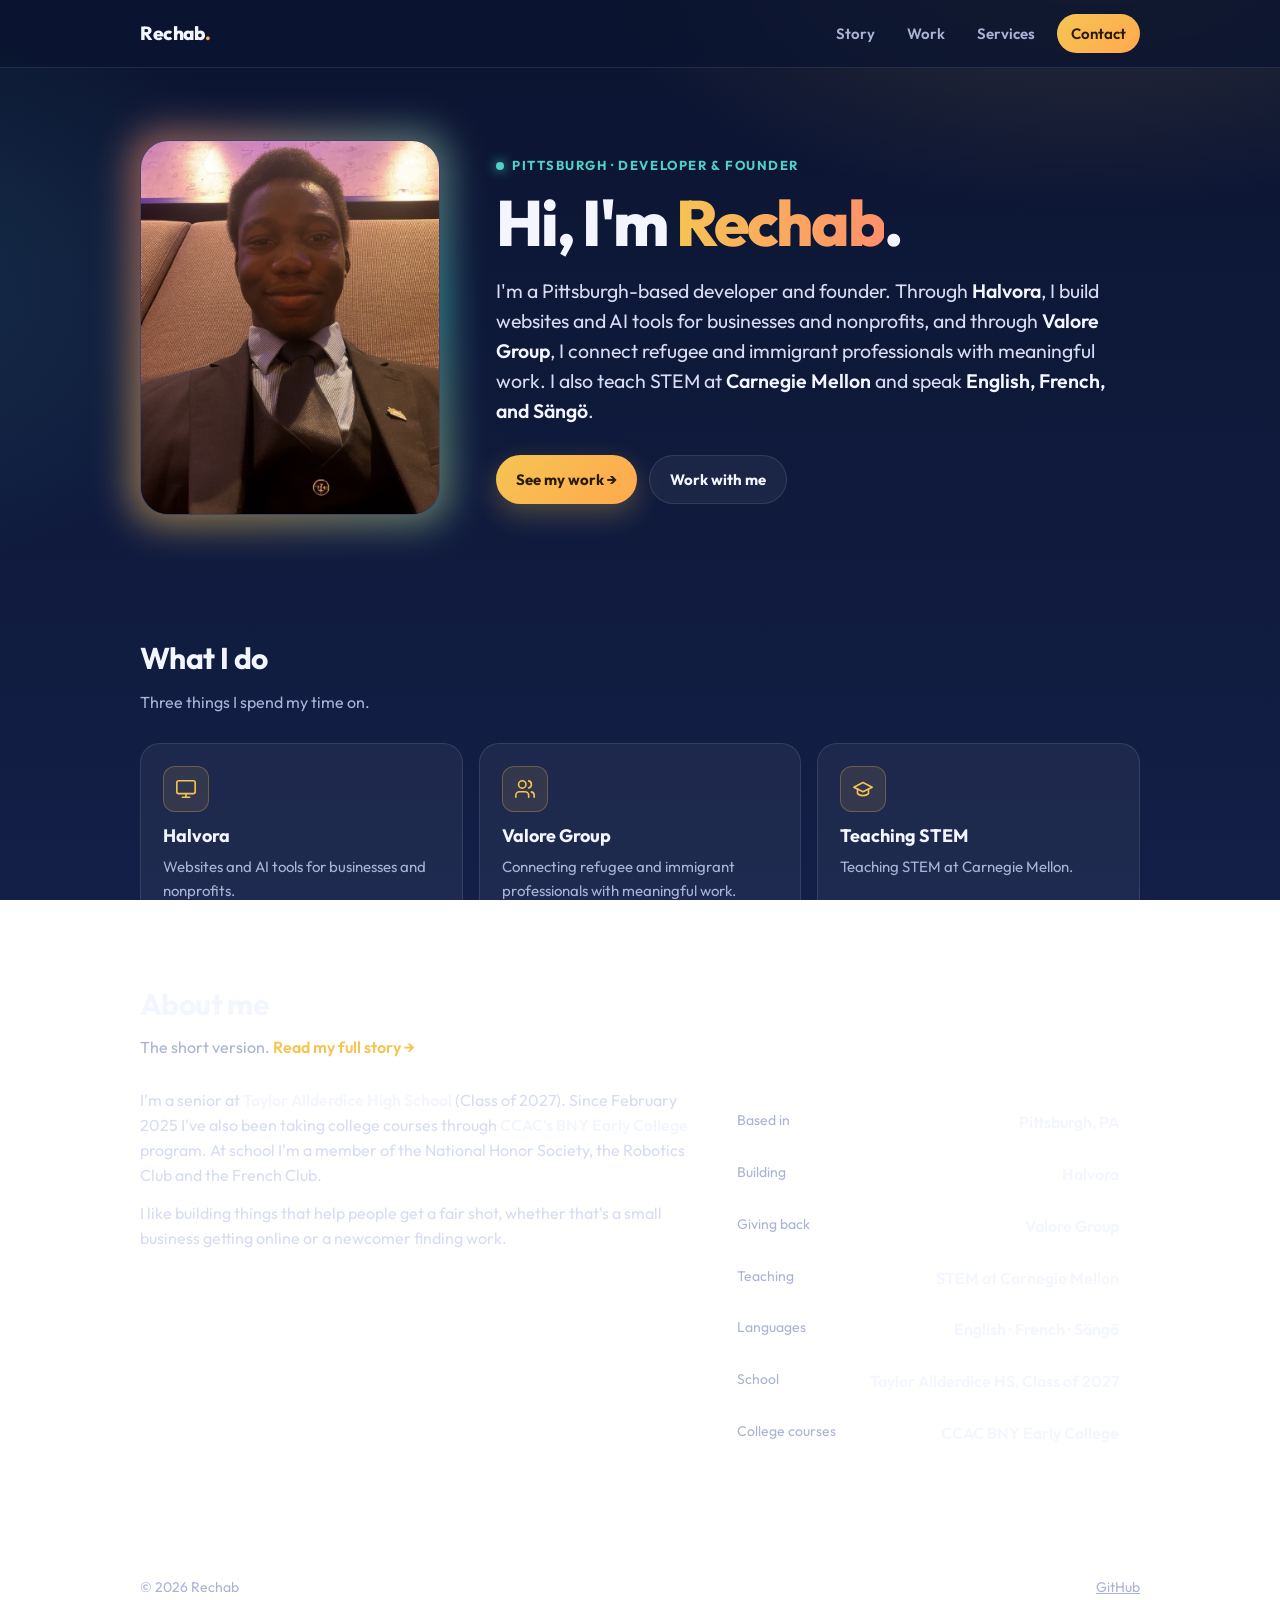
<file: index.html>
<!DOCTYPE html>
<html lang="en">
<head>
<meta charset="UTF-8">
<meta name="viewport" content="width=device-width, initial-scale=1">
<title>Rechab · Developer & Founder</title>
<meta name="description" content="Rechab is a Pittsburgh-based developer and founder building websites and AI tools through Halvora, and connecting refugee and immigrant professionals with work through Valore Group.">
<meta name="theme-color" content="#0b1430">
<link rel="icon" href="data:image/svg+xml,<svg xmlns='http://www.w3.org/2000/svg' viewBox='0 0 100 100'><rect width='100' height='100' rx='24' fill='%23f6c453'/><text x='50' y='70' font-size='62' font-family='Arial' font-weight='700' text-anchor='middle' fill='%230b1430'>R</text></svg>">
<link rel="preconnect" href="https://fonts.googleapis.com">
<link rel="preconnect" href="https://fonts.gstatic.com" crossorigin>
<link href="https://fonts.googleapis.com/css2?family=Outfit:wght@400;500;600;700;800&display=swap" rel="stylesheet">
<link rel="stylesheet" href="style.css">
</head>
<body>

<nav class="nav">
  <div class="nav-inner">
    <a class="brand" href="index.html">Rechab<span>.</span></a>
    <div class="nav-links">
      <a href="story.html">Story</a>
      <a href="work.html">Work</a>
      <a href="services.html">Services</a>
      <a class="pill" href="services.html#contact">Contact</a>
    </div>
  </div>
</nav>

<main>
  <section class="hero">
    <div class="photo-wrap">
      <!-- Drop a photo named photo.jpg next to this file and it shows up here. -->
      <img class="photo" src="photo.jpg" alt="Photo of Rechab"
           onerror="this.replaceWith(Object.assign(document.createElement('div'),{className:'photo-fallback',innerHTML:'<span>R</span>'}))">
    </div>
    <div>
      <span class="eyebrow">Pittsburgh · Developer & Founder</span>
      <h1>Hi, I'm <span class="grad">Rechab</span>.</h1>
      <p class="lead">
        I'm a Pittsburgh-based developer and founder. Through <b>Halvora</b>, I build websites and AI tools for
        businesses and nonprofits, and through <b>Valore Group</b>, I connect refugee and immigrant professionals
        with meaningful work. I also teach STEM at <b>Carnegie Mellon</b> and speak <b>English, French, and Sängö</b>.
      </p>
      <div class="cta-row">
        <a class="btn btn-primary" href="work.html">See my work →</a>
        <a class="btn btn-ghost" href="services.html#contact">Work with me</a>
      </div>
    </div>
  </section>

  <section class="section">
    <h2>What I do</h2>
    <p class="sub">Three things I spend my time on.</p>
    <div class="pillars">
      <div class="pillar">
        <div class="icon"><svg class="ico" viewBox="0 0 24 24" aria-hidden="true"><rect x="2" y="3" width="20" height="14" rx="2"/><path d="M8 21h8M12 17v4"/></svg></div>
        <h3>Halvora</h3>
        <p>Websites and AI tools for businesses and nonprofits.</p>
      </div>
      <div class="pillar">
        <div class="icon"><svg class="ico" viewBox="0 0 24 24" aria-hidden="true"><path d="M16 21v-2a4 4 0 0 0-4-4H6a4 4 0 0 0-4 4v2"/><circle cx="9" cy="7" r="4"/><path d="M22 21v-2a4 4 0 0 0-3-3.87M16 3.13a4 4 0 0 1 0 7.75"/></svg></div>
        <h3>Valore Group</h3>
        <p>Connecting refugee and immigrant professionals with meaningful work.</p>
      </div>
      <div class="pillar">
        <div class="icon"><svg class="ico" viewBox="0 0 24 24" aria-hidden="true"><path d="M22 10 12 5 2 10l10 5 10-5z"/><path d="M6 12v5c3 3 9 3 12 0v-5"/></svg></div>
        <h3>Teaching STEM</h3>
        <p>Teaching STEM at Carnegie Mellon.</p>
      </div>
    </div>
  </section>

  <section class="section" id="about">
    <h2>About me</h2>
    <p class="sub">The short version. <a class="more-link" style="margin:0" href="story.html">Read my full story →</a></p>
    <div class="about">
      <div class="about-text">
        <p>I'm a senior at <b>Taylor Allderdice High School</b> (Class of 2027). Since February 2025 I've also been
           taking college courses through <b>CCAC's BNY Early College</b> program. At school I'm a member of the
           National Honor Society, the Robotics Club and the French Club.</p>
        <p>I like building things that help people get a fair shot, whether that's a small business
           getting online or a newcomer finding work.</p>
      </div>
      <dl class="facts">
        <div><dt>Based in</dt><dd>Pittsburgh, PA</dd></div>
        <div><dt>Building</dt><dd>Halvora</dd></div>
        <div><dt>Giving back</dt><dd>Valore Group</dd></div>
        <div><dt>Teaching</dt><dd>STEM at Carnegie Mellon</dd></div>
        <div><dt>Languages</dt><dd>English · French · Sängö</dd></div>
        <div><dt>School</dt><dd>Taylor Allderdice HS, Class of 2027</dd></div>
        <div><dt>College courses</dt><dd>CCAC BNY Early College</dd></div>
      </dl>
    </div>
  </section>
</main>

<footer>
  <span>© <span id="yr"></span> Rechab</span>
  <span><a href="https://github.com/Menfis23">GitHub</a></span>
</footer>
<script>document.getElementById('yr').textContent = new Date().getFullYear();</script>
</body>
</html>
</file>
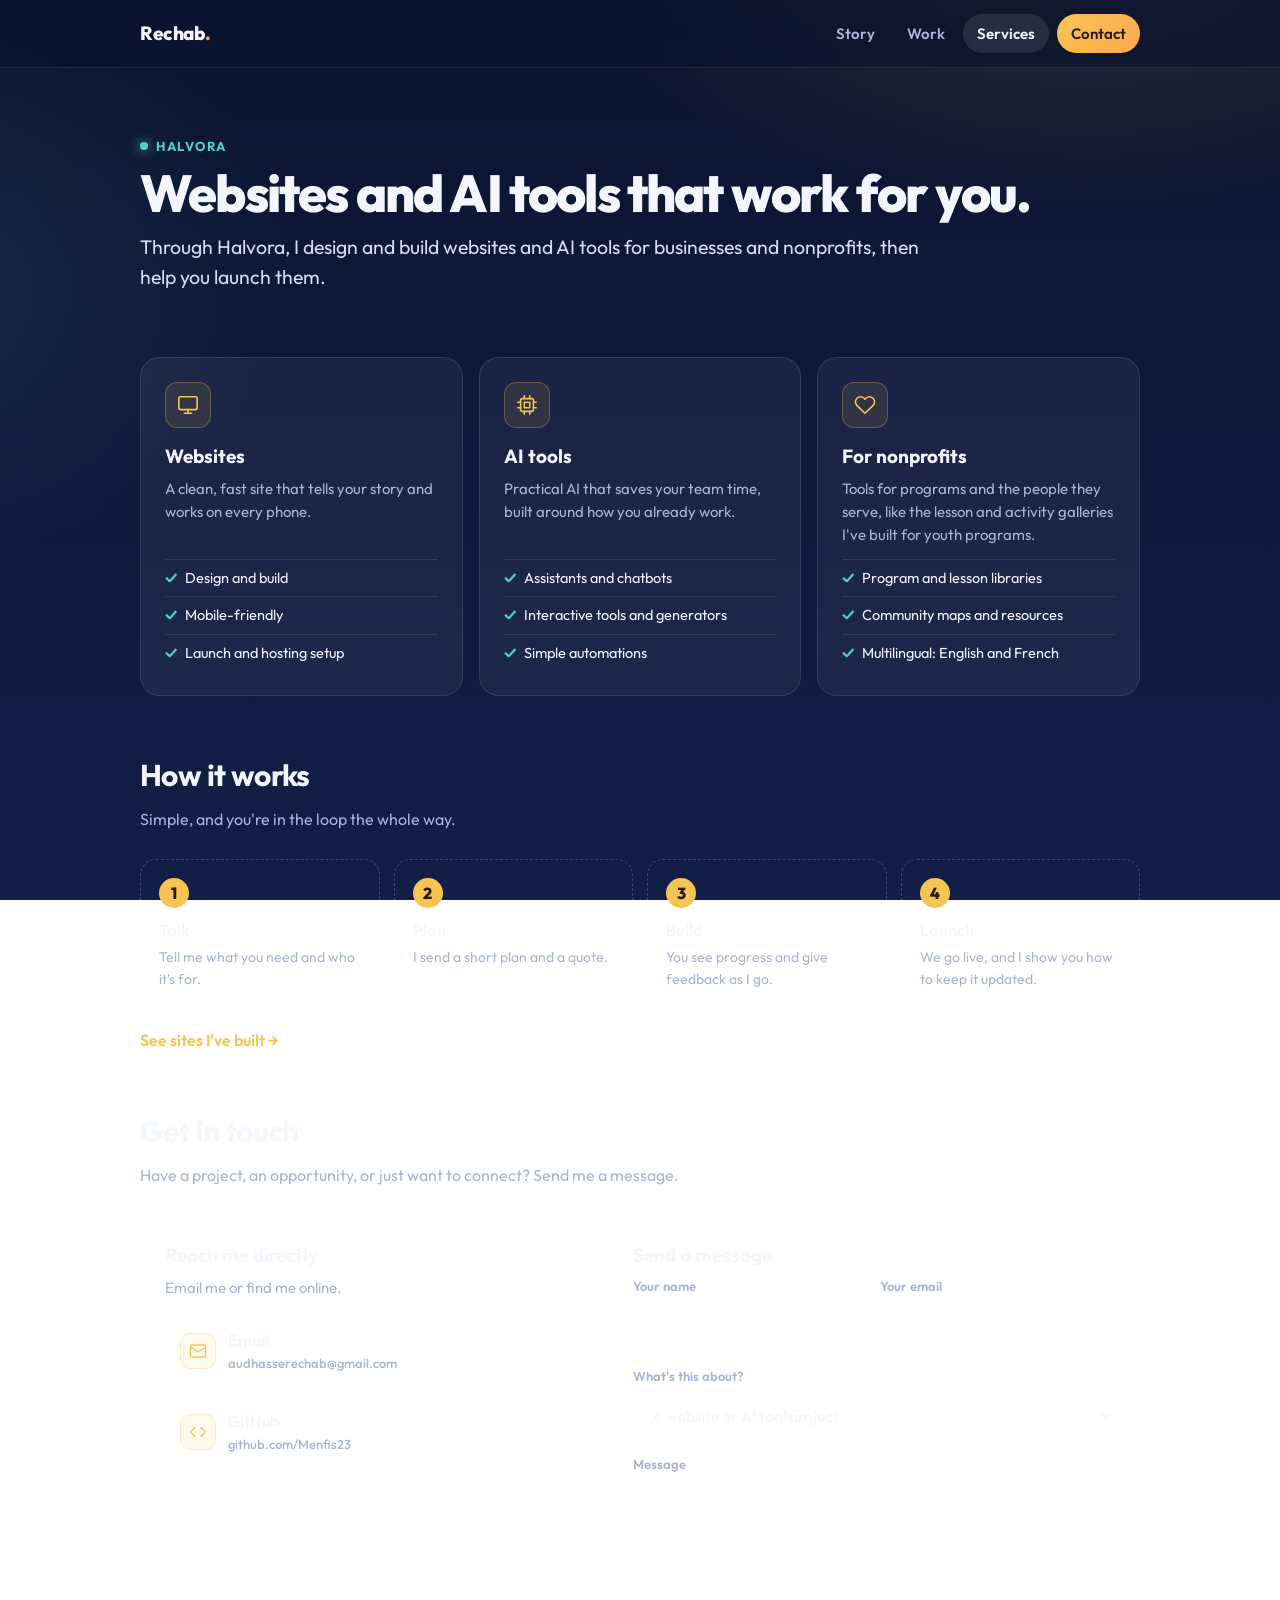
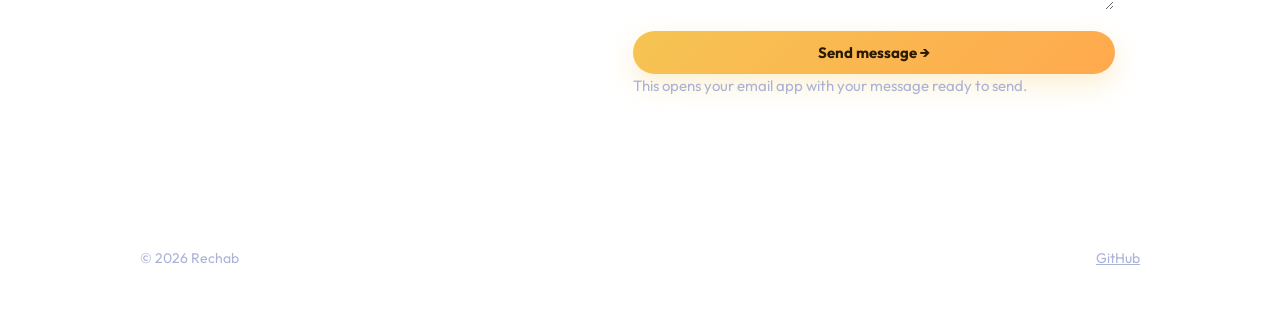
<file: services.html>
<!DOCTYPE html>
<html lang="en">
<head>
<meta charset="UTF-8">
<meta name="viewport" content="width=device-width, initial-scale=1">
<title>Services & Contact · Rechab</title>
<meta name="description" content="Websites and AI tools for businesses and nonprofits, built by Rechab through Halvora. Get in touch.">
<meta name="theme-color" content="#0b1430">
<link rel="icon" href="data:image/svg+xml,<svg xmlns='http://www.w3.org/2000/svg' viewBox='0 0 100 100'><rect width='100' height='100' rx='24' fill='%23f6c453'/><text x='50' y='70' font-size='62' font-family='Arial' font-weight='700' text-anchor='middle' fill='%230b1430'>R</text></svg>">
<link rel="preconnect" href="https://fonts.googleapis.com">
<link rel="preconnect" href="https://fonts.gstatic.com" crossorigin>
<link href="https://fonts.googleapis.com/css2?family=Outfit:wght@400;500;600;700;800&display=swap" rel="stylesheet">
<link rel="stylesheet" href="style.css">
</head>
<body>

<nav class="nav">
  <div class="nav-inner">
    <a class="brand" href="index.html">Rechab<span>.</span></a>
    <div class="nav-links">
      <a href="story.html">Story</a>
      <a href="work.html">Work</a>
      <a href="services.html" aria-current="page">Services</a>
      <a class="pill" href="#contact">Contact</a>
    </div>
  </div>
</nav>

<main>
  <header class="page-head">
    <span class="eyebrow">Halvora</span>
    <h1>Websites and AI tools that work for you.</h1>
    <p class="lead">Through Halvora, I design and build websites and AI tools for businesses and nonprofits, then help you launch them.</p>
  </header>

  <section class="section">
    <div class="services">
      <div class="service">
        <div class="icon"><svg class="ico" viewBox="0 0 24 24" aria-hidden="true"><rect x="2" y="3" width="20" height="14" rx="2"/><path d="M8 21h8M12 17v4"/></svg></div>
        <h3>Websites</h3>
        <p>A clean, fast site that tells your story and works on every phone.</p>
        <ul>
          <li>Design and build</li>
          <li>Mobile-friendly</li>
          <li>Launch and hosting setup</li>
        </ul>
      </div>
      <div class="service">
        <div class="icon"><svg class="ico" viewBox="0 0 24 24" aria-hidden="true"><rect x="5" y="5" width="14" height="14" rx="2"/><rect x="9" y="9" width="6" height="6"/><path d="M9 2v3M15 2v3M9 19v3M15 19v3M19 9h3M19 15h3M2 9h3M2 15h3"/></svg></div>
        <h3>AI tools</h3>
        <p>Practical AI that saves your team time, built around how you already work.</p>
        <ul>
          <li>Assistants and chatbots</li>
          <li>Interactive tools and generators</li>
          <li>Simple automations</li>
        </ul>
      </div>
      <div class="service">
        <div class="icon"><svg class="ico" viewBox="0 0 24 24" aria-hidden="true"><path d="M20.8 4.6a5.5 5.5 0 0 0-7.8 0L12 5.7l-1-1.1a5.5 5.5 0 0 0-7.8 7.8l1 1.1L12 21l7.8-7.5 1-1.1a5.5 5.5 0 0 0 0-7.8z"/></svg></div>
        <h3>For nonprofits</h3>
        <p>Tools for programs and the people they serve, like the lesson and activity galleries I've built for youth programs.</p>
        <ul>
          <li>Program and lesson libraries</li>
          <li>Community maps and resources</li>
          <li>Multilingual: English and French</li>
        </ul>
      </div>
    </div>
  </section>

  <section class="section">
    <h2>How it works</h2>
    <p class="sub">Simple, and you're in the loop the whole way.</p>
    <div class="steps">
      <div class="step"><h3>Talk</h3><p>Tell me what you need and who it's for.</p></div>
      <div class="step"><h3>Plan</h3><p>I send a short plan and a quote.</p></div>
      <div class="step"><h3>Build</h3><p>You see progress and give feedback as I go.</p></div>
      <div class="step"><h3>Launch</h3><p>We go live, and I show you how to keep it updated.</p></div>
    </div>
    <a class="more-link" href="work.html">See sites I've built →</a>
  </section>

  <section class="section" id="contact">
    <h2>Get in touch</h2>
    <p class="sub">Have a project, an opportunity, or just want to connect? Send me a message.</p>
    <div class="contact">
      <div class="contact-card">
        <h3>Reach me directly</h3>
        <p>Email me or find me online.</p>
        <div class="links">
          <a id="emailLink" href="#">
            <span class="ic"><svg class="ico" viewBox="0 0 24 24" aria-hidden="true"><rect x="2" y="4" width="20" height="16" rx="2"/><path d="m22 7-10 6L2 7"/></svg></span>
            <span>Email<small id="emailText">Loading…</small></span>
          </a>
          <a href="https://github.com/Menfis23" target="_blank" rel="noopener">
            <span class="ic"><svg class="ico" viewBox="0 0 24 24" aria-hidden="true"><path d="m16 18 6-6-6-6M8 6l-6 6 6 6"/></svg></span>
            <span>GitHub<small>github.com/Menfis23</small></span>
          </a>
          <!-- LinkedIn: replace YOUR-HANDLE below, then remove these comment markers.
          <a href="https://www.linkedin.com/in/YOUR-HANDLE" target="_blank" rel="noopener">
            <span class="ic"><svg class="ico" viewBox="0 0 24 24" aria-hidden="true"><rect x="2" y="7" width="20" height="14" rx="2"/><path d="M16 7V5a2 2 0 0 0-2-2h-4a2 2 0 0 0-2 2v2"/></svg></span>
            <span>LinkedIn<small>linkedin.com/in/YOUR-HANDLE</small></span>
          </a>
          -->
        </div>
      </div>

      <form class="contact-card" id="contactForm">
        <h3>Send a message</h3>
        <div class="two">
          <label class="field"><span>Your name</span><input name="name" required autocomplete="name"></label>
          <label class="field"><span>Your email</span><input name="email" type="email" required autocomplete="email"></label>
        </div>
        <label class="field"><span>What's this about?</span>
          <select name="topic">
            <option>A website or AI tool project</option>
            <option>Valore Group</option>
            <option>An opportunity or collaboration</option>
            <option>Something else</option>
          </select>
        </label>
        <label class="field"><span>Message</span><textarea name="message" required></textarea></label>
        <button class="btn btn-primary" type="submit">Send message →</button>
        <p class="form-note">This opens your email app with your message ready to send.</p>
      </form>
    </div>
  </section>
</main>

<footer>
  <span>© <span id="yr"></span> Rechab</span>
  <span><a href="https://github.com/Menfis23">GitHub</a></span>
</footer>
<script>
(function(){
  document.getElementById('yr').textContent = new Date().getFullYear();
  // Email is put together here so simple spam bots scanning the page don't pick it up.
  const addr = ['audhasserechab','gmail.com'].join('@');
  const link = document.getElementById('emailLink');
  link.href = 'mailto:' + addr;
  document.getElementById('emailText').textContent = addr;

  document.getElementById('contactForm').addEventListener('submit', e => {
    e.preventDefault();
    const f = e.target;
    const subject = `${f.topic.value} (from ${f.name.value})`;
    const body = `${f.message.value}\n\n${f.name.value}\n${f.email.value}`;
    window.location.href = `mailto:${addr}?subject=${encodeURIComponent(subject)}&body=${encodeURIComponent(body)}`;
  });
})();
</script>
</body>
</html>
</file>
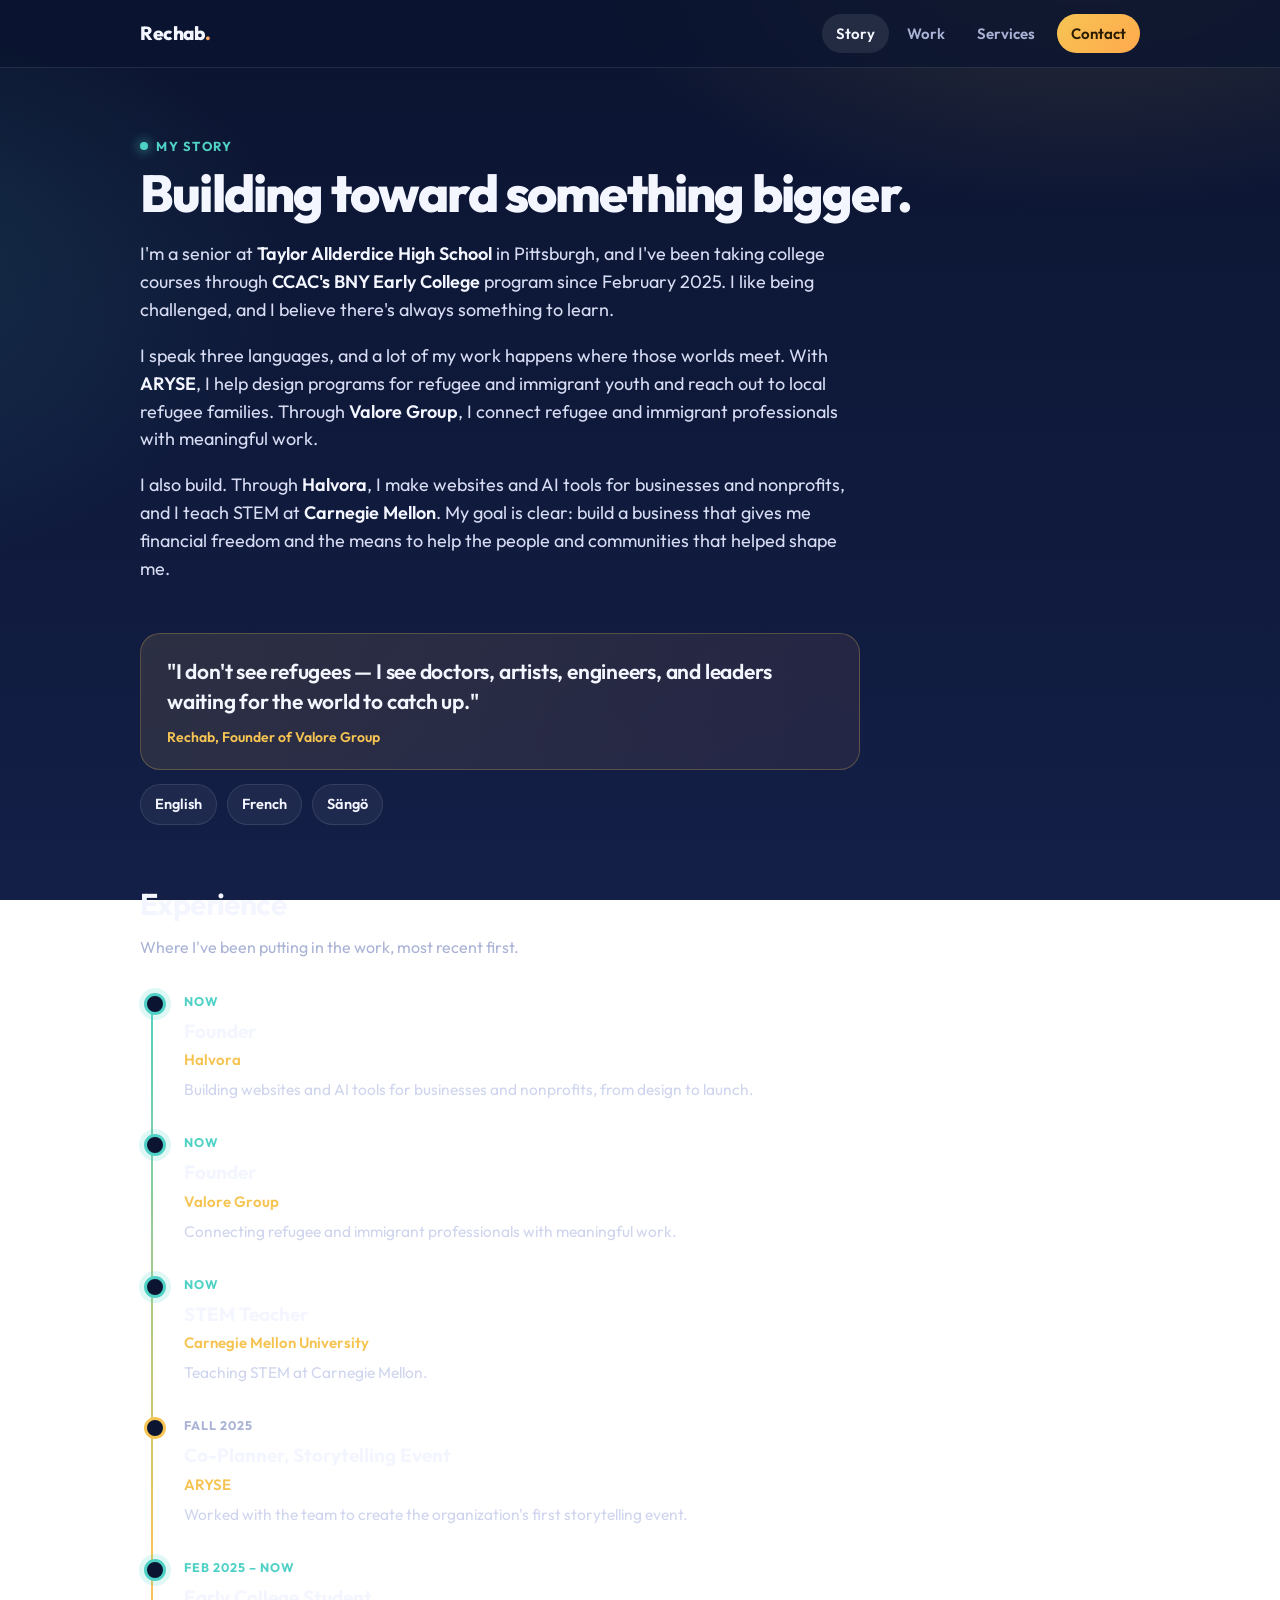
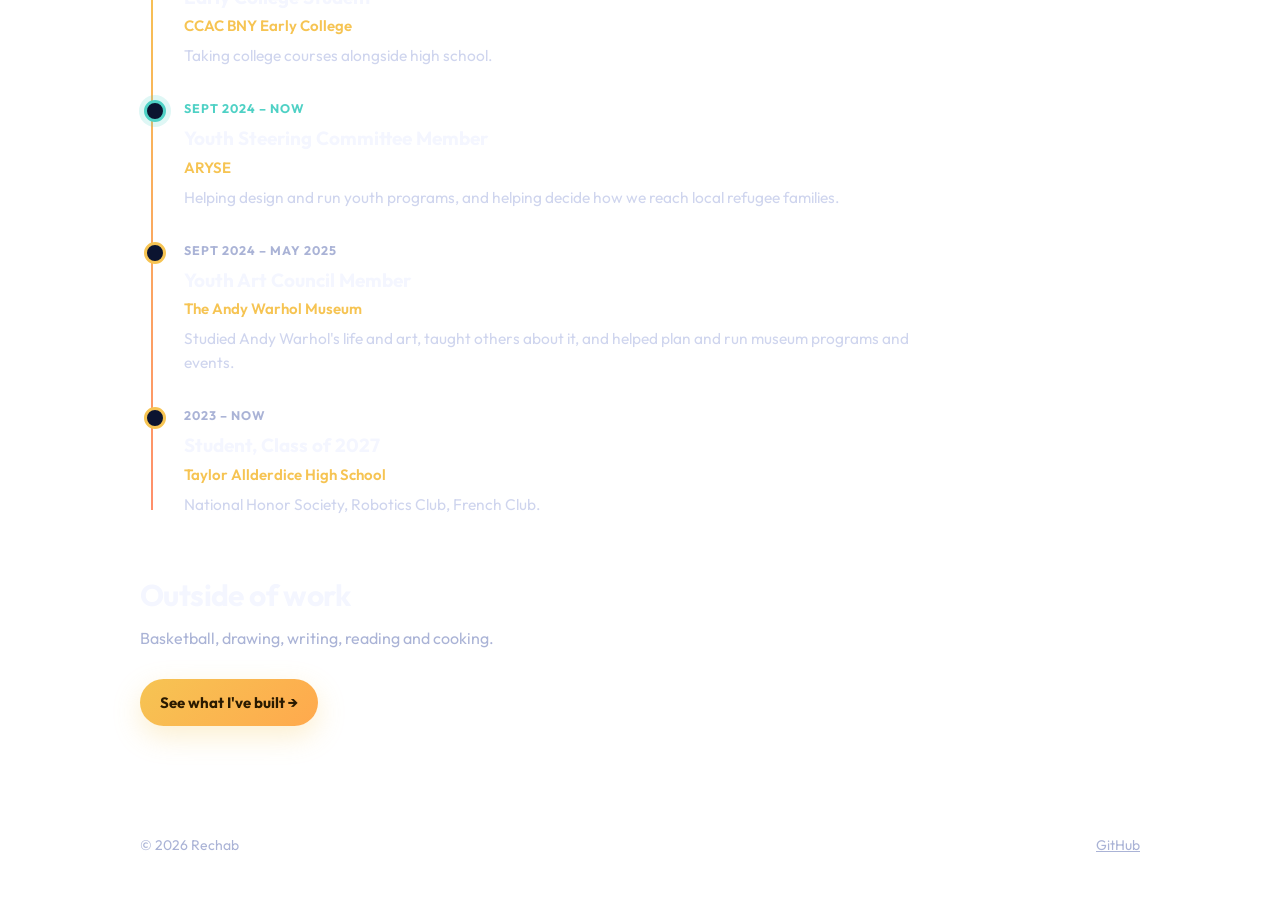
<file: story.html>
<!DOCTYPE html>
<html lang="en">
<head>
<meta charset="UTF-8">
<meta name="viewport" content="width=device-width, initial-scale=1">
<title>My Story · Rechab</title>
<meta name="description" content="Rechab's story: languages, community work, school, and the road to building Halvora and Valore Group.">
<meta name="theme-color" content="#0b1430">
<link rel="icon" href="data:image/svg+xml,<svg xmlns='http://www.w3.org/2000/svg' viewBox='0 0 100 100'><rect width='100' height='100' rx='24' fill='%23f6c453'/><text x='50' y='70' font-size='62' font-family='Arial' font-weight='700' text-anchor='middle' fill='%230b1430'>R</text></svg>">
<link rel="preconnect" href="https://fonts.googleapis.com">
<link rel="preconnect" href="https://fonts.gstatic.com" crossorigin>
<link href="https://fonts.googleapis.com/css2?family=Outfit:wght@400;500;600;700;800&display=swap" rel="stylesheet">
<link rel="stylesheet" href="style.css">
</head>
<body>

<nav class="nav">
  <div class="nav-inner">
    <a class="brand" href="index.html">Rechab<span>.</span></a>
    <div class="nav-links">
      <a href="story.html" aria-current="page">Story</a>
      <a href="work.html">Work</a>
      <a href="services.html">Services</a>
      <a class="pill" href="services.html#contact">Contact</a>
    </div>
  </div>
</nav>

<main>
  <header class="page-head">
    <span class="eyebrow">My story</span>
    <h1>Building toward something bigger.</h1>
  </header>

  <section class="story">
    <p>I'm a senior at <b>Taylor Allderdice High School</b> in Pittsburgh, and I've been taking college courses
       through <b>CCAC's BNY Early College</b> program since February 2025. I like being challenged, and I believe
       there's always something to learn.</p>
    <p>I speak three languages, and a lot of my work happens where those worlds meet. With <b>ARYSE</b>, I help design
       programs for refugee and immigrant youth and reach out to local refugee families. Through <b>Valore Group</b>, I
       connect refugee and immigrant professionals with meaningful work.</p>
    <p>I also build. Through <b>Halvora</b>, I make websites and AI tools for businesses and nonprofits, and I teach
       STEM at <b>Carnegie Mellon</b>. My goal is clear: build a business that gives me financial freedom and the means
       to help the people and communities that helped shape me.</p>

    <blockquote class="quote">"I don't see refugees — I see doctors, artists, engineers, and leaders waiting for the world to catch up."
      <cite>Rechab, Founder of Valore Group</cite></blockquote>

    <div class="langs" aria-label="Languages">
      <span class="lang">English</span>
      <span class="lang">French</span>
      <span class="lang">Sängö</span>
    </div>
  </section>

  <section class="section" id="experience">
    <h2>Experience</h2>
    <p class="sub">Where I've been putting in the work, most recent first.</p>
    <ol class="timeline">
      <li class="now">
        <span class="when">Now</span>
        <h3>Founder</h3>
        <div class="org">Halvora</div>
        <p>Building websites and AI tools for businesses and nonprofits, from design to launch.</p>
      </li>
      <li class="now">
        <span class="when">Now</span>
        <h3>Founder</h3>
        <div class="org">Valore Group</div>
        <p>Connecting refugee and immigrant professionals with meaningful work.</p>
      </li>
      <li class="now">
        <span class="when">Now</span>
        <h3>STEM Teacher</h3>
        <div class="org">Carnegie Mellon University</div>
        <p>Teaching STEM at Carnegie Mellon.</p>
      </li>
      <li>
        <span class="when">Fall 2025</span>
        <h3>Co-Planner, Storytelling Event</h3>
        <div class="org">ARYSE</div>
        <p>Worked with the team to create the organization's first storytelling event.</p>
      </li>
      <li class="now">
        <span class="when">Feb 2025 – Now</span>
        <h3>Early College Student</h3>
        <div class="org">CCAC BNY Early College</div>
        <p>Taking college courses alongside high school.</p>
      </li>
      <li class="now">
        <span class="when">Sept 2024 – Now</span>
        <h3>Youth Steering Committee Member</h3>
        <div class="org">ARYSE</div>
        <p>Helping design and run youth programs, and helping decide how we reach local refugee families.</p>
      </li>
      <li>
        <span class="when">Sept 2024 – May 2025</span>
        <h3>Youth Art Council Member</h3>
        <div class="org">The Andy Warhol Museum</div>
        <p>Studied Andy Warhol's life and art, taught others about it, and helped plan and run museum programs and events.</p>
      </li>
      <li>
        <span class="when">2023 – Now</span>
        <h3>Student, Class of 2027</h3>
        <div class="org">Taylor Allderdice High School</div>
        <p>National Honor Society, Robotics Club, French Club.</p>
      </li>
    </ol>
  </section>

  <section class="section">
    <h2>Outside of work</h2>
    <p class="sub">Basketball, drawing, writing, reading and cooking.</p>
    <a class="btn btn-primary" href="work.html">See what I've built →</a>
  </section>
</main>

<footer>
  <span>© <span id="yr"></span> Rechab</span>
  <span><a href="https://github.com/Menfis23">GitHub</a></span>
</footer>
<script>document.getElementById('yr').textContent = new Date().getFullYear();</script>
</body>
</html>
</file>
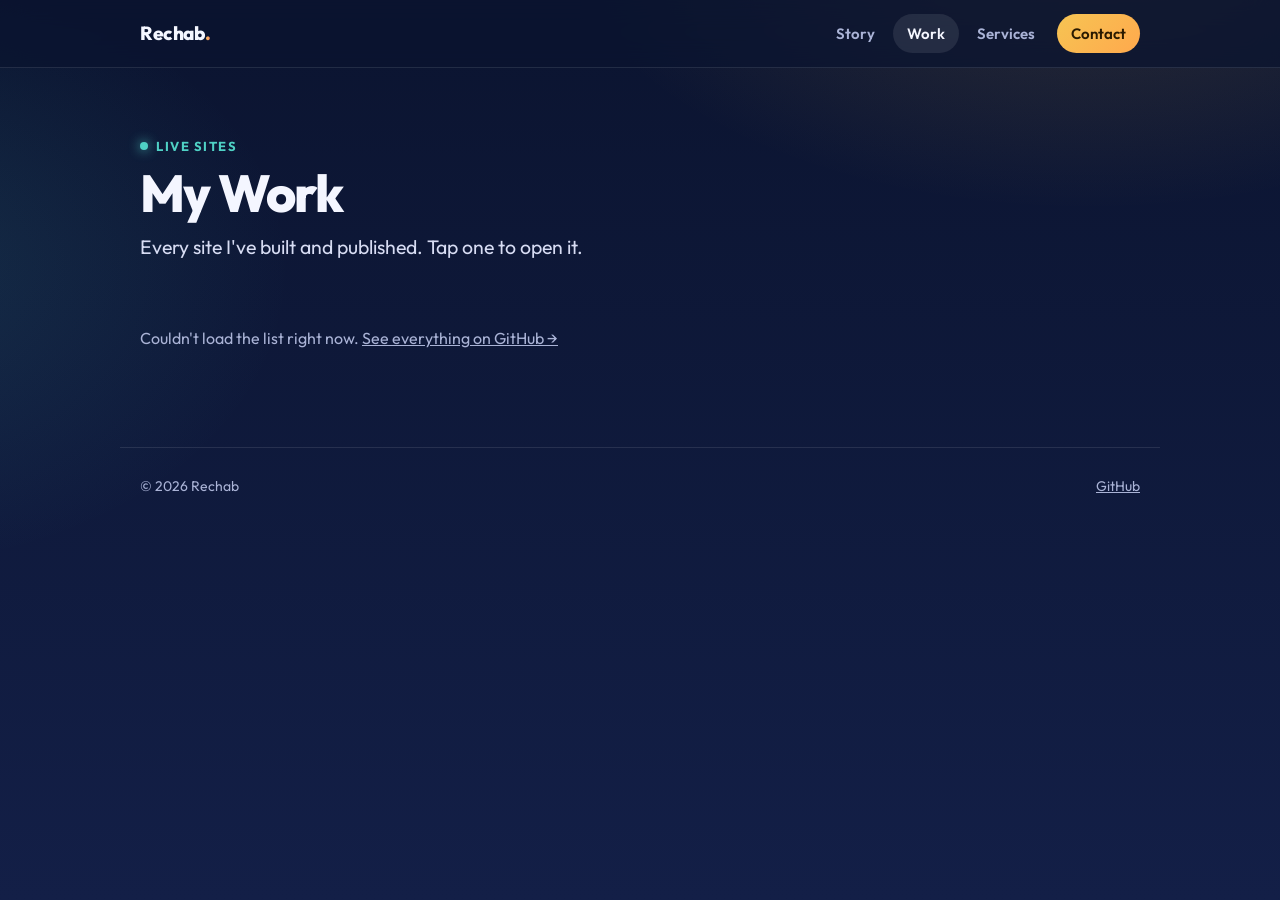
<file: work.html>
<!DOCTYPE html>
<html lang="en">
<head>
<meta charset="UTF-8">
<meta name="viewport" content="width=device-width, initial-scale=1">
<title>My Work · Rechab</title>
<meta name="description" content="Websites and tools built by Rechab.">
<meta name="theme-color" content="#0b1430">
<link rel="icon" href="data:image/svg+xml,<svg xmlns='http://www.w3.org/2000/svg' viewBox='0 0 100 100'><rect width='100' height='100' rx='24' fill='%23f6c453'/><text x='50' y='70' font-size='62' font-family='Arial' font-weight='700' text-anchor='middle' fill='%230b1430'>R</text></svg>">
<link rel="preconnect" href="https://fonts.googleapis.com">
<link rel="preconnect" href="https://fonts.gstatic.com" crossorigin>
<link href="https://fonts.googleapis.com/css2?family=Outfit:wght@400;500;600;700;800&display=swap" rel="stylesheet">
<link rel="stylesheet" href="style.css">
</head>
<body>

<nav class="nav">
  <div class="nav-inner">
    <a class="brand" href="index.html">Rechab<span>.</span></a>
    <div class="nav-links">
      <a href="story.html">Story</a>
      <a href="work.html" aria-current="page">Work</a>
      <a href="services.html">Services</a>
      <a class="pill" href="services.html#contact">Contact</a>
    </div>
  </div>
</nav>

<main>
  <header class="page-head">
    <span class="eyebrow">Live sites</span>
    <h1>My Work</h1>
    <p class="lead">Every site I've built and published. Tap one to open it.</p>
  </header>

  <div class="grid projects" id="grid" aria-live="polite"></div>
  <p class="status" id="status"></p>
</main>

<footer>
  <span>© <span id="yr"></span> Rechab</span>
  <span><a href="https://github.com/Menfis23">GitHub</a></span>
</footer>

<script>
(function(){
  const USER = 'Menfis23';
  // Repos to leave off the grid (the portfolio itself, plus anything you want hidden).
  const HIDE = [USER.toLowerCase() + '.github.io'];
  // Per-site details. "shot" = a real screenshot of the site (in shots/), "logo" = the site's own logo (in logos/).
  // A new site you publish still shows up automatically; add a line here to give it a screenshot or logo.
  const OVERRIDES = {
    'road-to-25':             { name: 'Road to 25',            shot: 'shots/road-to-25.jpg' },
    'love-and-death':         { name: 'Love and Death',        shot: 'shots/love-and-death.jpg' },
    'dubliners-epiphany-game': { name: 'Dubliners Epiphany Game', shot: 'shots/dubliners-epiphany-game.jpg' },
    'stem-lesson-gallery':    { name: 'STEM Lesson Gallery',   shot: 'shots/stem-lesson-gallery.jpg',    logo: 'logos/stem-lesson-gallery.jpg' },
    'aryse-english-gallery':  { name: 'English Activity Gallery', shot: 'shots/aryse-english-gallery.jpg' },
    'hilldiscrit-map-projet': { name: 'Hill District Community Plan', shot: 'shots/hilldiscrit-map-projet.jpg' },
    'valore-arc-site':        { name: 'Valore Group',          shot: 'shots/valore-arc-site.jpg',        logo: 'logos/valore-arc-site.jpg', url: 'https://valore-arc.com/' }
  };
  // Sites hosted somewhere other than GitHub Pages. "after" = which card it sits next to.
  const EXTRAS = [
    { name: 'valore-library', title: 'Valore Library', url: 'https://library.valore-arc.com/',
      description: 'A cultural library and storytelling platform for the countries refugees and immigrants call home: beauty and history, not stereotypes.',
      shot: 'shots/valore-library.jpg', logo: 'logos/valore-library.jpg', after: 'valore-arc-site' }
  ];
  const TINTS = ['#2b3a73','#1f5c58','#5a3d73','#6b3b2e','#2f4f2f','#3b4b63'];

  const grid = document.getElementById('grid');
  const status = document.getElementById('status');
  document.getElementById('yr').textContent = new Date().getFullYear();

  const prettify = n => n.replace(/[-_]+/g,' ').replace(/\b\w/g,c=>c.toUpperCase());
  const initials = n => n.split(/\s+/).filter(Boolean).slice(0,2).map(w=>w[0]).join('').toUpperCase();
  const hash = s => [...s].reduce((h,c)=>(h*31 + c.charCodeAt(0))>>>0, 7);
  const siteUrl = r => r.homepage && /^https?:\/\//.test(r.homepage) ? r.homepage : `https://${USER.toLowerCase()}.github.io/${r.name}/`;

  function el(tag, cls, text){ const n=document.createElement(tag); if(cls) n.className=cls; if(text!=null) n.textContent=text; return n; }

  function tile(repo){
    const o = OVERRIDES[repo.name.toLowerCase()] || {};
    const name = o.name || prettify(repo.name);
    const url = o.url || siteUrl(repo);
    const a = el('a','project');
    a.href = url;
    a.target = '_blank'; a.rel = 'noopener';

    const shot = el('div','shot');
    if(o.shot){
      const img = new Image();
      img.src = o.shot; img.alt = `Screenshot of ${name}`; img.loading = 'lazy';
      shot.appendChild(img);
    } else {
      shot.style.background = TINTS[hash(repo.name) % TINTS.length];
    }
    a.appendChild(shot);

    const body = el('div','project-body');
    const logo = el('div','logo');
    if(o.logo){ const li = new Image(); li.src = o.logo; li.alt = `${name} logo`; logo.appendChild(li); }
    else { logo.textContent = initials(name); logo.style.background = TINTS[hash(repo.name) % TINTS.length]; }
    body.appendChild(logo);

    const text = el('div');
    const h3 = el('h3',null,name);
    h3.appendChild(el('span','arrow-sm','↗'));
    text.appendChild(h3);
    if(repo.description) text.appendChild(el('p',null,repo.description));
    text.appendChild(el('span','domain', url.replace(/^https?:\/\//,'').replace(/\/$/,'')));
    body.appendChild(text);
    a.appendChild(body);
    return a;
  }

  // Loading placeholders
  for(let i=0;i<3;i++) grid.appendChild(el('div','project skeleton'));

  fetch(`https://api.github.com/users/${USER}/repos?per_page=100&sort=pushed`)
    .then(r => { if(!r.ok) throw new Error(r.status); return r.json(); })
    .then(repos => {
      const sites = repos
        .filter(r => r.has_pages && !r.fork && !r.archived && !HIDE.includes(r.name.toLowerCase()))
        .sort((a,b) => new Date(b.pushed_at) - new Date(a.pushed_at));
      EXTRAS.forEach(x => {
        OVERRIDES[x.name] = { name: x.title, url: x.url, shot: x.shot, logo: x.logo };
        const i = sites.findIndex(r => r.name.toLowerCase() === x.after);
        sites.splice(i >= 0 ? i + 1 : sites.length, 0, { name: x.name, description: x.description });
      });
      grid.innerHTML = '';
      if(!sites.length){ status.textContent = 'No live sites yet. Check back soon.'; return; }
      sites.forEach(r => grid.appendChild(tile(r)));
    })
    .catch(() => {
      grid.innerHTML = '';
      status.innerHTML = '';
      status.append("Couldn't load the list right now. ");
      const l = el('a',null,'See everything on GitHub →'); l.href = `https://github.com/${USER}?tab=repositories`;
      status.appendChild(l);
    });
})();
</script>
</body>
</html>
</file>
<file: style.css>
:root{
  --bg:#0b1430;
  --bg-2:#131f47;
  --ink:#f4f6ff;
  --muted:#aab3d6;
  --line:rgba(255,255,255,.10);
  --card:rgba(255,255,255,.05);
  --card-hover:rgba(255,255,255,.09);
  --gold:#f6c453;
  --coral:#ff8f6b;
  --teal:#4fd1c5;
  --radius:20px;
}
*{box-sizing:border-box}
html,body{margin:0}
body{
  font-family:'Outfit',system-ui,-apple-system,'Segoe UI',Roboto,sans-serif;
  color:var(--ink);
  background:
    radial-gradient(900px 500px at 85% -10%,rgba(246,196,83,.16),transparent 60%),
    radial-gradient(700px 500px at -10% 30%,rgba(79,209,197,.12),transparent 60%),
    linear-gradient(180deg,var(--bg) 0%,var(--bg-2) 100%);
  background-attachment:fixed;
  min-height:100vh;
  -webkit-font-smoothing:antialiased;
  line-height:1.55;
}
a{color:inherit}
img{max-width:100%;display:block}

/* ---------- Nav ---------- */
.nav{
  position:sticky;top:0;z-index:10;
  background:rgba(11,20,48,.72);
  backdrop-filter:blur(14px);-webkit-backdrop-filter:blur(14px);
  border-bottom:1px solid var(--line);
}
.nav-inner{max-width:1040px;margin:0 auto;padding:14px 20px;display:flex;align-items:center;gap:16px}
.brand{font-weight:800;font-size:19px;letter-spacing:-.02em;text-decoration:none}
.brand span{background:linear-gradient(90deg,var(--gold),var(--coral));-webkit-background-clip:text;background-clip:text;color:transparent}
.nav-links{margin-left:auto;display:flex;gap:4px}
.nav-links a{
  text-decoration:none;font-weight:600;font-size:15px;color:var(--muted);
  padding:8px 14px;border-radius:999px;transition:background .2s,color .2s;
}
.nav-links a:hover{color:var(--ink);background:var(--card)}
.nav-links a[aria-current="page"]{color:#2a1a00;background:linear-gradient(135deg,var(--gold),#ffa94d)}

main{max-width:1040px;margin:0 auto;padding:0 20px 80px}

/* ---------- Hero ---------- */
.hero{
  display:grid;grid-template-columns:minmax(0,300px) minmax(0,1fr);gap:56px;align-items:center;
  padding:72px 0 64px;
}
.photo-wrap{position:relative;aspect-ratio:4/5;width:100%}
.photo-wrap::before{
  content:"";position:absolute;inset:-10px;border-radius:32px;
  background:conic-gradient(from 200deg,var(--gold),var(--coral),var(--teal),var(--gold));
  opacity:.55;filter:blur(18px);
}
.photo{
  position:relative;width:100%;height:100%;object-fit:cover;border-radius:28px;
  border:1px solid rgba(255,255,255,.18);background:var(--bg-2);
  object-position:50% 20%;
}
.about-text b{color:var(--ink);font-weight:600}
.photo-fallback{
  position:relative;width:100%;height:100%;border-radius:28px;
  display:grid;place-items:center;
  background:linear-gradient(160deg,#1c2a5e,#2a2160);
  border:1px solid rgba(255,255,255,.18);
  font-size:120px;font-weight:800;letter-spacing:-.04em;
}
.photo-fallback span{background:linear-gradient(135deg,var(--gold),var(--coral));-webkit-background-clip:text;background-clip:text;color:transparent}

.eyebrow{
  display:inline-flex;align-items:center;gap:8px;
  font-size:13px;font-weight:700;letter-spacing:.12em;text-transform:uppercase;color:var(--teal);
}
.eyebrow::before{content:"";width:8px;height:8px;border-radius:50%;background:var(--teal);box-shadow:0 0 12px var(--teal)}
h1{font-size:clamp(40px,6vw,64px);line-height:1.02;letter-spacing:-.035em;margin:14px 0 20px;font-weight:800}
h1 .grad{background:linear-gradient(90deg,var(--gold),var(--coral));-webkit-background-clip:text;background-clip:text;color:transparent}
.lead{font-size:clamp(17px,2vw,19.5px);color:#d7dcf3;max-width:60ch;margin:0}
.lead b{color:var(--ink);font-weight:600}

.cta-row{display:flex;gap:12px;flex-wrap:wrap;margin-top:28px}
.btn{
  display:inline-flex;align-items:center;gap:8px;text-decoration:none;font-weight:700;font-size:15px;
  padding:12px 20px;border-radius:999px;transition:transform .15s,background .2s;
}
.btn:hover{transform:translateY(-2px)}
.btn-primary{color:#2a1a00;background:linear-gradient(135deg,var(--gold),#ffa94d);box-shadow:0 10px 28px rgba(246,196,83,.28)}
.btn-ghost{border:1px solid var(--line);background:var(--card)}
.btn-ghost:hover{background:var(--card-hover)}

/* ---------- Sections ---------- */
.section{padding:56px 0 0}
.section h2{font-size:30px;letter-spacing:-.02em;margin:0 0 8px}
.section .sub{color:var(--muted);margin:0 0 28px;max-width:62ch}

.pillars{display:grid;grid-template-columns:repeat(3,minmax(0,1fr));gap:16px}
.pillar{
  background:var(--card);border:1px solid var(--line);border-radius:var(--radius);padding:22px;
}
.ico{width:22px;height:22px;fill:none;stroke:currentColor;stroke-width:1.75;stroke-linecap:round;stroke-linejoin:round;flex:none}
.pillar .icon,.service .icon{
  width:46px;height:46px;border-radius:12px;display:grid;place-items:center;
  color:var(--gold);background:rgba(246,196,83,.10);border:1px solid rgba(246,196,83,.28);
}
.pillar h3{margin:10px 0 6px;font-size:18px}
.pillar p{margin:0;color:var(--muted);font-size:15px}

.about{
  display:grid;grid-template-columns:minmax(0,1.3fr) minmax(0,1fr);gap:24px;
}
.about-text p{margin:0 0 14px;color:#d7dcf3}
.facts{
  background:var(--card);border:1px solid var(--line);border-radius:var(--radius);padding:8px 20px;margin:0;
}
.facts div{display:flex;justify-content:space-between;gap:16px;padding:13px 0;border-bottom:1px solid var(--line)}
.facts div:last-child{border-bottom:none}
.facts dt{color:var(--muted);font-size:14px}
.facts dd{margin:0;font-weight:600;text-align:right}
.todo{color:var(--gold);font-style:italic;font-weight:500}

/* ---------- Work grid ---------- */
.page-head{padding:64px 0 8px}
.page-head h1{font-size:clamp(36px,5vw,52px);margin:10px 0 12px}
.grid{
  display:grid;grid-template-columns:repeat(auto-fill,minmax(210px,1fr));gap:18px;margin-top:32px;
}
.tile{
  position:relative;aspect-ratio:1/1;text-decoration:none;
  display:flex;flex-direction:column;justify-content:space-between;
  padding:20px;border-radius:var(--radius);
  background:var(--card);border:1px solid var(--line);
  transition:transform .2s,background .2s,border-color .2s,box-shadow .2s;
  overflow:hidden;
}
.tile::after{
  content:"";position:absolute;inset:auto -30% -60% auto;width:80%;aspect-ratio:1;border-radius:50%;
  background:radial-gradient(circle,var(--glow,rgba(246,196,83,.25)),transparent 70%);
  opacity:.7;transition:opacity .2s;pointer-events:none;
}
.tile:hover{transform:translateY(-4px);background:var(--card-hover);border-color:rgba(255,255,255,.22);box-shadow:0 18px 40px rgba(0,0,0,.3)}
.tile:hover::after{opacity:1}
.tile-icon{
  width:64px;height:64px;border-radius:18px;display:grid;place-items:center;overflow:hidden;
  font-weight:800;font-size:21px;letter-spacing:-.02em;color:#fff;background:var(--tint,#2b3a73);
  border:1px solid rgba(255,255,255,.14);
}
.tile-icon img{width:100%;height:100%;object-fit:cover;background:#fff}
.tile h3{margin:0;font-size:18px;line-height:1.25;letter-spacing:-.01em}
.tile p{margin:6px 0 0;color:var(--muted);font-size:13.5px;line-height:1.4;
  display:-webkit-box;-webkit-line-clamp:3;-webkit-box-orient:vertical;overflow:hidden}
.tile .arrow{position:absolute;top:18px;right:18px;font-size:18px;color:var(--muted);transition:transform .2s,color .2s}
.tile:hover .arrow{transform:translate(3px,-3px);color:var(--ink)}
.tile.skeleton{animation:shimmer 1.4s ease-in-out infinite}

/* Project cards with a real screenshot */
.grid.projects{grid-template-columns:repeat(auto-fill,minmax(290px,1fr));gap:20px}
.project{
  display:flex;flex-direction:column;text-decoration:none;border-radius:var(--radius);overflow:hidden;
  background:var(--card);border:1px solid var(--line);
  transition:transform .2s,border-color .2s,box-shadow .2s;
}
.project:hover{transform:translateY(-4px);border-color:rgba(255,255,255,.24);box-shadow:0 18px 40px rgba(0,0,0,.32)}
.shot{aspect-ratio:16/10;background:#0f1838;border-bottom:1px solid var(--line);overflow:hidden}
.shot img{width:100%;height:100%;object-fit:cover;object-position:top;transition:transform .4s}
.project:hover .shot img{transform:scale(1.03)}
.project-body{display:flex;gap:12px;align-items:flex-start;padding:16px 18px 18px}
.logo{width:40px;height:40px;border-radius:10px;flex:none;overflow:hidden;border:1px solid rgba(255,255,255,.14);
  display:grid;place-items:center;font-weight:800;font-size:15px;color:#fff;background:#2b3a73}
.logo img{width:100%;height:100%;object-fit:cover}
.project h3{margin:1px 0 0;font-size:17px;line-height:1.25;display:flex;align-items:center;gap:6px}
.project h3 .arrow-sm{color:var(--muted);font-size:14px;transition:transform .2s,color .2s}
.project:hover h3 .arrow-sm{transform:translate(2px,-2px);color:var(--ink)}
.project p{margin:4px 0 0;color:var(--muted);font-size:14px;line-height:1.45}
.project .domain{display:block;margin-top:6px;font-size:12.5px;color:var(--teal)}
.project.skeleton{min-height:280px;animation:shimmer 1.4s ease-in-out infinite}
@keyframes shimmer{50%{opacity:.5}}
.status{color:var(--muted);margin-top:24px}

footer{
  max-width:1040px;margin:0 auto;padding:28px 20px 40px;border-top:1px solid var(--line);
  color:var(--muted);font-size:14px;display:flex;gap:16px;justify-content:space-between;flex-wrap:wrap;
}
footer a{color:var(--muted)}

.nav-links a.pill{color:#2a1a00;background:linear-gradient(135deg,var(--gold),#ffa94d);margin-left:4px}
.nav-links a.pill[aria-current="page"]{box-shadow:0 0 0 2px rgba(255,255,255,.6)}
.nav-links a[aria-current="page"]:not(.pill){color:var(--ink);background:var(--card-hover)}
.more-link{display:inline-block;margin-top:18px;font-weight:600;color:var(--gold);text-decoration:none}
.more-link:hover{text-decoration:underline}

/* ---------- Story ---------- */
.story{display:grid;grid-template-columns:minmax(0,1fr);gap:0;max-width:720px}
.story p{font-size:18px;color:#d7dcf3;margin:0 0 18px}
.story p b{color:var(--ink);font-weight:600}
.quote{
  margin:32px 0 8px;padding:22px 26px;border-radius:var(--radius);
  background:linear-gradient(135deg,rgba(246,196,83,.12),rgba(255,143,107,.08));
  border:1px solid rgba(246,196,83,.25);
  font-size:21px;line-height:1.45;font-weight:600;letter-spacing:-.01em;
}
.quote cite{display:block;margin-top:10px;font-size:14px;font-weight:600;font-style:normal;color:var(--gold);letter-spacing:0}
.langs{display:flex;gap:10px;flex-wrap:wrap;margin-top:6px}
.lang{padding:8px 14px;border-radius:999px;background:var(--card);border:1px solid var(--line);font-weight:600;font-size:14.5px}

/* ---------- Timeline ---------- */
.timeline{list-style:none;margin:8px 0 0;padding:0;position:relative;max-width:780px}
.timeline::before{content:"";position:absolute;left:11px;top:6px;bottom:6px;width:2px;
  background:linear-gradient(180deg,var(--teal),var(--gold),var(--coral))}
.timeline li{position:relative;padding:0 0 28px 44px}
.timeline li:last-child{padding-bottom:0}
.timeline li::before{
  content:"";position:absolute;left:4px;top:5px;width:16px;height:16px;border-radius:50%;
  background:var(--bg);border:3px solid var(--gold);
}
.timeline li.now::before{border-color:var(--teal);box-shadow:0 0 0 5px rgba(79,209,197,.18)}
.when{font-size:12.5px;font-weight:700;letter-spacing:.08em;text-transform:uppercase;color:var(--muted)}
.timeline li.now .when{color:var(--teal)}
.timeline h3{margin:4px 0 2px;font-size:19px}
.timeline .org{color:var(--gold);font-weight:600;font-size:15px}
.timeline p{margin:6px 0 0;color:#cfd5ee;font-size:15.5px}

/* ---------- Services ---------- */
.services{display:grid;grid-template-columns:repeat(3,minmax(0,1fr));gap:16px}
.service{background:var(--card);border:1px solid var(--line);border-radius:var(--radius);padding:24px;display:flex;flex-direction:column}
.service h3{margin:14px 0 6px;font-size:19px}
.service p{margin:0 0 12px;color:var(--muted);font-size:15px}
.service ul{margin:auto 0 0;padding:0;list-style:none;font-size:14.5px}
.service li{padding:7px 0;border-top:1px solid var(--line);display:flex;gap:8px}
.service li::before{content:"✓";color:var(--teal);font-weight:800}
.steps{display:grid;grid-template-columns:repeat(4,minmax(0,1fr));gap:14px;counter-reset:s}
.step{padding:18px;border-radius:16px;border:1px dashed rgba(255,255,255,.18);counter-increment:s}
.step::before{content:counter(s);display:grid;place-items:center;width:30px;height:30px;border-radius:50%;
  background:var(--gold);color:#2a1a00;font-weight:800;margin-bottom:10px}
.step h3{margin:0 0 4px;font-size:16px}
.step p{margin:0;color:var(--muted);font-size:14px}

/* ---------- Contact ---------- */
.contact{display:grid;grid-template-columns:minmax(0,1fr) minmax(0,1.2fr);gap:24px;align-items:start}
.contact-card{background:var(--card);border:1px solid var(--line);border-radius:var(--radius);padding:24px}
.contact-card h3{margin:0 0 6px;font-size:19px}
.contact-card p{margin:0 0 16px;color:var(--muted);font-size:15px}
.links{display:flex;flex-direction:column;gap:10px}
.links a{display:flex;align-items:center;gap:12px;text-decoration:none;padding:12px 14px;border-radius:14px;
  background:rgba(255,255,255,.04);border:1px solid var(--line);font-weight:600;transition:background .2s}
.links a:hover{background:var(--card-hover)}
.links .ic{width:36px;height:36px;border-radius:10px;display:grid;place-items:center;color:var(--gold);background:rgba(246,196,83,.10);border:1px solid rgba(246,196,83,.25)}
.links .ic .ico{width:18px;height:18px}
.links small{display:block;color:var(--muted);font-weight:500;font-size:13px}
form .field{display:block;margin-bottom:14px}
form .field span{display:block;font-size:13px;font-weight:600;color:var(--muted);margin-bottom:6px}
form input,form textarea,form select{
  width:100%;font:inherit;font-size:15.5px;color:var(--ink);
  background:rgba(255,255,255,.05);border:1px solid rgba(255,255,255,.16);border-radius:12px;padding:12px 14px;outline:none;
}
form select option{color:#14193a}
form input:focus,form textarea:focus,form select:focus{border-color:var(--gold);background:rgba(255,255,255,.08)}
form textarea{min-height:130px;resize:vertical}
form .two{display:grid;grid-template-columns:1fr 1fr;gap:12px}
form button{border:none;cursor:pointer;width:100%;justify-content:center;font-family:inherit}
.form-note{font-size:13px;color:var(--muted);margin:10px 0 0}

/* ---------- Mobile ---------- */
@media (max-width:760px){
  .hero{grid-template-columns:1fr;gap:32px;padding:40px 0 40px}
  .photo-wrap{max-width:220px}
  .pillars,.about{grid-template-columns:1fr}
  .grid{grid-template-columns:repeat(2,minmax(0,1fr));gap:12px}
  .grid.projects{grid-template-columns:1fr;gap:16px}
  .tile{padding:14px}
  .tile-icon{width:48px;height:48px;border-radius:14px;font-size:19px}
  .tile h3{font-size:15.5px}
  .tile p{-webkit-line-clamp:2;font-size:12.5px}
  .nav-inner{padding:12px 16px;gap:10px}
  .brand{font-size:17px}
  .nav-links{gap:0}
  .nav-links a{padding:7px 9px;font-size:13.5px}
  .services,.steps,.contact{grid-template-columns:1fr}
  form .two{grid-template-columns:1fr}
  .story p{font-size:16.5px}
  .quote{font-size:18px;padding:18px 20px}
  main{padding:0 16px 64px}
}
@media (max-width:360px){ .nav-links a{padding:6px 7px;font-size:12.5px} }
@media (prefers-reduced-motion:reduce){*{transition:none!important;animation:none!important}}
</file>
